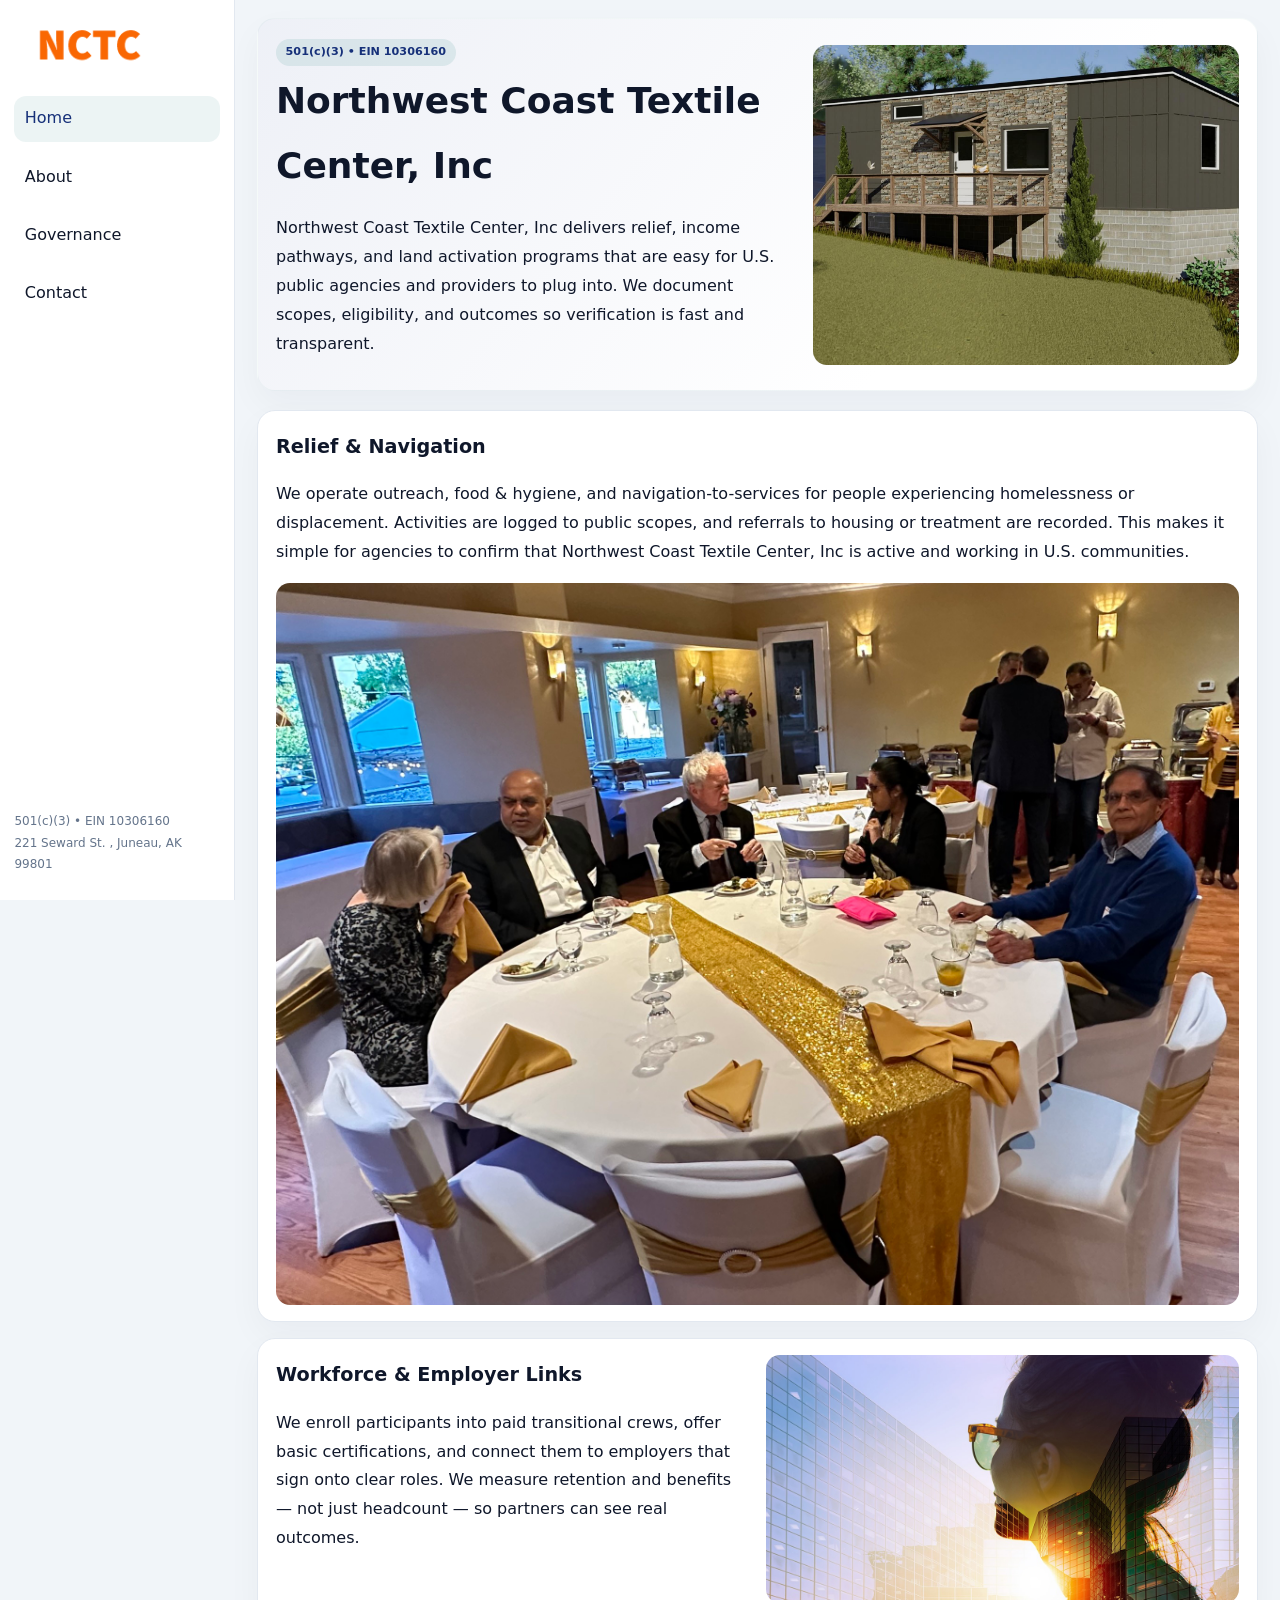
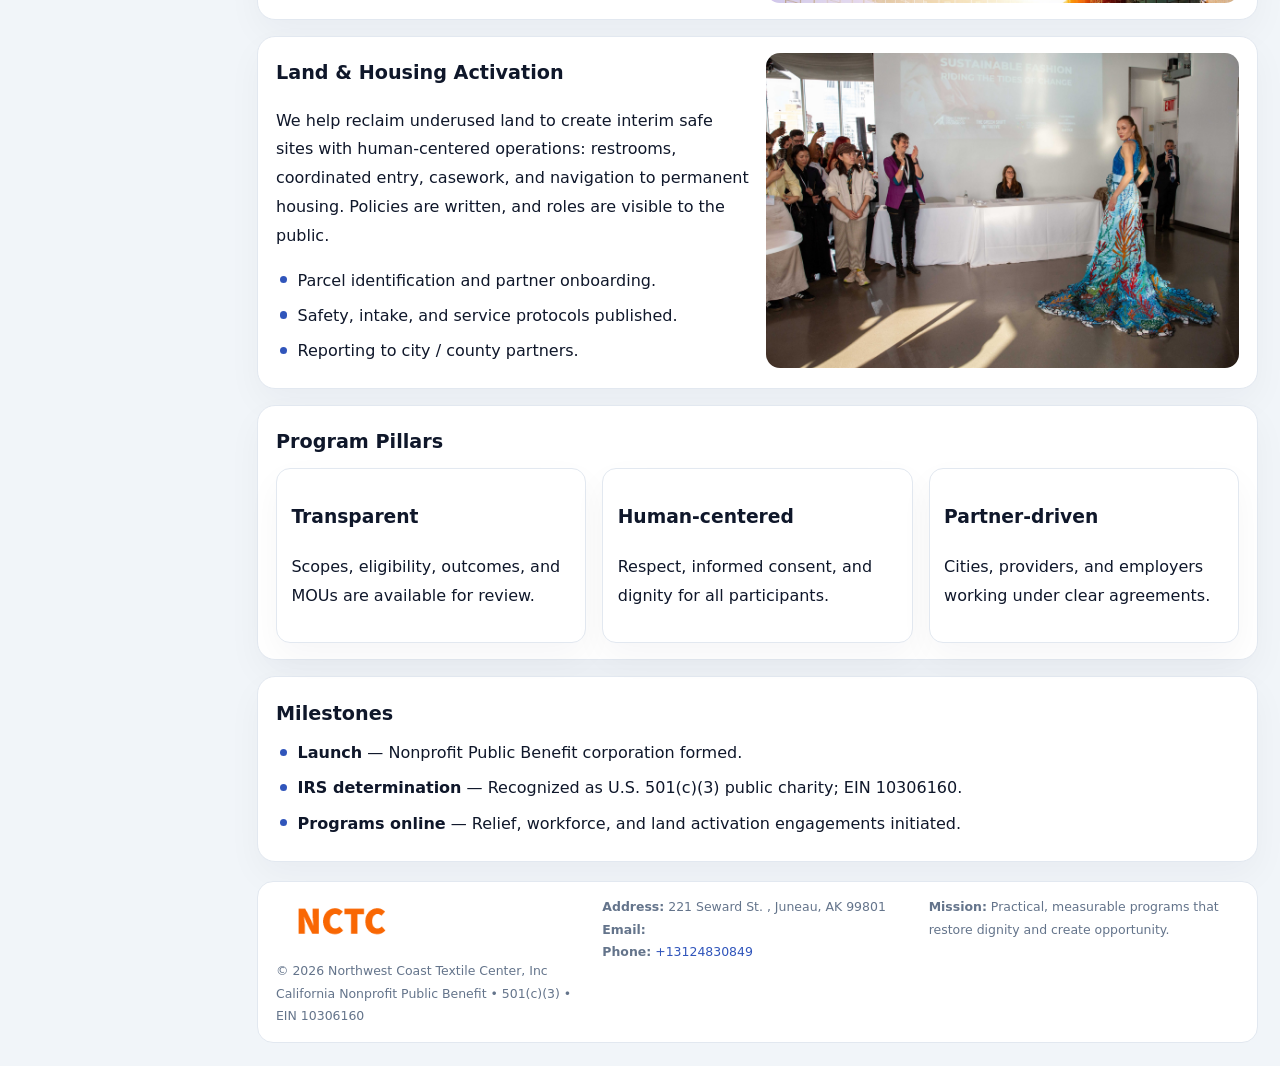
<file: index.html>
<!doctype html><html lang="en"><head>
<meta charset="utf-8">
<meta name="viewport" content="width=device-width,initial-scale=1">
<title>Northwest Coast Textile Center, Inc – Nonprofit • 2025</title>
<link rel="stylesheet" href="assets/styles.css">
<link rel="icon" href="images/logo.png">
<meta name="data-ein" content="10306160">
<meta name="data-name" content="Northwest Coast Textile Center, Inc">
<meta name="data-email" content="">
<meta name="data-phone" content="+13124830849">
<meta name="data-address" content="221 Seward St. ,
Juneau, AK 99801">
<meta name="data-map" content="221+Seward+St+,+Juneau,+AK+99801">
  <meta name="description" content="Dedicated to community services, education, and direct relief, Northwest Coast Textile Center, Inc collaborates with neighbors and partners to deliver practical help and long-term .">
<meta name="facebook-domain-verification" content="wfcnp4py3te4x1059hgrrqu5cz4abu" />
</head><body>
<div style="position:absolute;left:-9999px;top:-9999px;opacity:0" data-uniq="{{UNIQUE_BLOB}}">
  <span>Dedicated to community services, education, and direct relief, Northwest Coast Textile Center, Inc collaborates with neighbors and partners to deliver practical help and long-term impact.</span><svg width="12" height="12" viewBox="0 0 12 12" xmlns="http://www.w3.org/2000/svg"><circle cx="6" cy="6" r="5" fill="#0f766e"/></svg><img src="images/education.jpg" width="1" height="1" alt="" loading="lazy"/>
</div>

<div class="layout">
  <aside>
    <div class="caebdcd871a"><a href="index.html"><img src="images/logo.png" alt="Northwest Coast Textile Center, Inc"></a></div>
    <a class="navlink active" href="index.html">Home</a>
    <a class="navlink" href="about.html">About</a>
    <a class="navlink" href="governance.html">Governance</a>
    <a class="navlink" href="contact.html">Contact</a>
    <div class="info">
      501(c)(3) • EIN 10306160<br>
      221 Seward St. ,
Juneau, AK 99801
    </div>
  </aside>

  <main>
    <section class="cf200554e61">
      <div>
        <span class="ca2905b4b76">501(c)(3) • EIN 10306160</span>
        <h1>Northwest Coast Textile Center, Inc</h1>
        <p class="c9c8d1a543a">Northwest Coast Textile Center, Inc delivers relief, income pathways, and land activation programs that are easy for U.S. public agencies and providers to plug into. We document scopes, eligibility, and outcomes so verification is fast and transparent.</p>
      </div>
      <img src="images/hero.jpg" alt="Community program">
    </section>

    <section class="section">
      <div class="block">
        <h2>Relief & Navigation</h2>
        <p>We operate outreach, food & hygiene, and navigation-to-services for people experiencing homelessness or displacement. Activities are logged to public scopes, and referrals to housing or treatment are recorded. This makes it simple for agencies to confirm that Northwest Coast Textile Center, Inc is active and working in U.S. communities.</p>
        <img src="images/relief.jpg" alt="Relief" style="margin-top:.8rem">
      </div>

      <div class="block two-col">
        <div>
          <h2>Workforce & Employer Links</h2>
          <p>We enroll participants into paid transitional crews, offer basic certifications, and connect them to employers that sign onto clear roles. We measure retention and benefits — not just headcount — so partners can see real outcomes.</p>
        </div>
        <div>
          <img src="images/jobs.jpg" alt="Jobs">
        </div>
      </div>

      <div class="block two-col">
        <div>
          <h2>Land & Housing Activation</h2>
          <p>We help reclaim underused land to create interim safe sites with human-centered operations: restrooms, coordinated entry, casework, and navigation to permanent housing. Policies are written, and roles are visible to the public.</p>
          <ul class="timeline">
            <li>Parcel identification and partner onboarding.</li>
            <li>Safety, intake, and service protocols published.</li>
            <li>Reporting to city / county partners.</li>
          </ul>
        </div>
        <div>
          <img src="images/land.jpg" alt="Land activation">
        </div>
      </div>

      <div class="block">
        <h2>Program Pillars</h2>
        <div class="cards">
          <article class="cbdeaa601e6">
            <h3>Transparent</h3>
            <p>Scopes, eligibility, outcomes, and MOUs are available for review.</p>
          </article>
          <article class="cbdeaa601e6">
            <h3>Human-centered</h3>
            <p>Respect, informed consent, and dignity for all participants.</p>
          </article>
          <article class="cbdeaa601e6">
            <h3>Partner-driven</h3>
            <p>Cities, providers, and employers working under clear agreements.</p>
          </article>
        </div>
      </div>

      <div class="block">
        <h2>Milestones</h2>
        <ul class="timeline">
          <li><strong>Launch</strong> — Nonprofit Public Benefit corporation formed.</li>
          <li><strong>IRS determination</strong> — Recognized as U.S. 501(c)(3) public charity; EIN 10306160.</li>
          <li><strong>Programs online</strong> — Relief, workforce, and land activation engagements initiated.</li>
        </ul>
      </div>
    </section>

    <footer>
      <div class="footer-grid">
        <div>
          <img src="images/logo.png" alt="" style="width:130px;margin-bottom:.35rem">
          <div class="small">© <span id="year"></span> Northwest Coast Textile Center, Inc</div>
          <div class="small">California Nonprofit Public Benefit • 501(c)(3) • EIN 10306160</div>
        </div>
        <div>
          <div class="small"><strong>Address:</strong> 221 Seward St. ,
Juneau, AK 99801</div>
          <div class="small"><strong>Email:</strong> <a href="mailto:"></a></div>
          <div class="small"><strong>Phone:</strong> <a href="tel:+13124830849">+13124830849</a></div>
        </div>
        <div>
          <div class="small"><strong>Mission:</strong> Practical, measurable programs that restore dignity and create opportunity.</div>
        </div>
      </div>
    </footer>
  </main>
</div>

<script>
(function(){
  function m(n){const e=document.querySelector('meta[name="'+n+'"]');return e?e.content:'';}
  function h(s){let x=2166136261>>>0;for(let i=0;i<s.length;i++){x^=s.charCodeAt(i);x=(x*16777619)>>>0;}return x>>>0;}
  const key = h((m('data-ein')||m('data-name')||'0').replace(/\s+/g,''));
  const H = key % 360, S = 55 + (key % 20), L = 46;
  const r = document.documentElement;
  r.style.setProperty('--brand',`hsl(${H} ${S}% ${L}%)`);
  r.style.setProperty('--brand-ink',`hsl(${H} ${Math.min(95,S+10)}% ${Math.max(20,L-18)}%)`);
  r.style.setProperty('--soft',`hsl(${H} ${Math.max(35,S-25)}% 95%)`);
  const y=document.getElementById('year');if(y)y.textContent=new Date().getFullYear();
})();
</script>
</body></html>
</file>
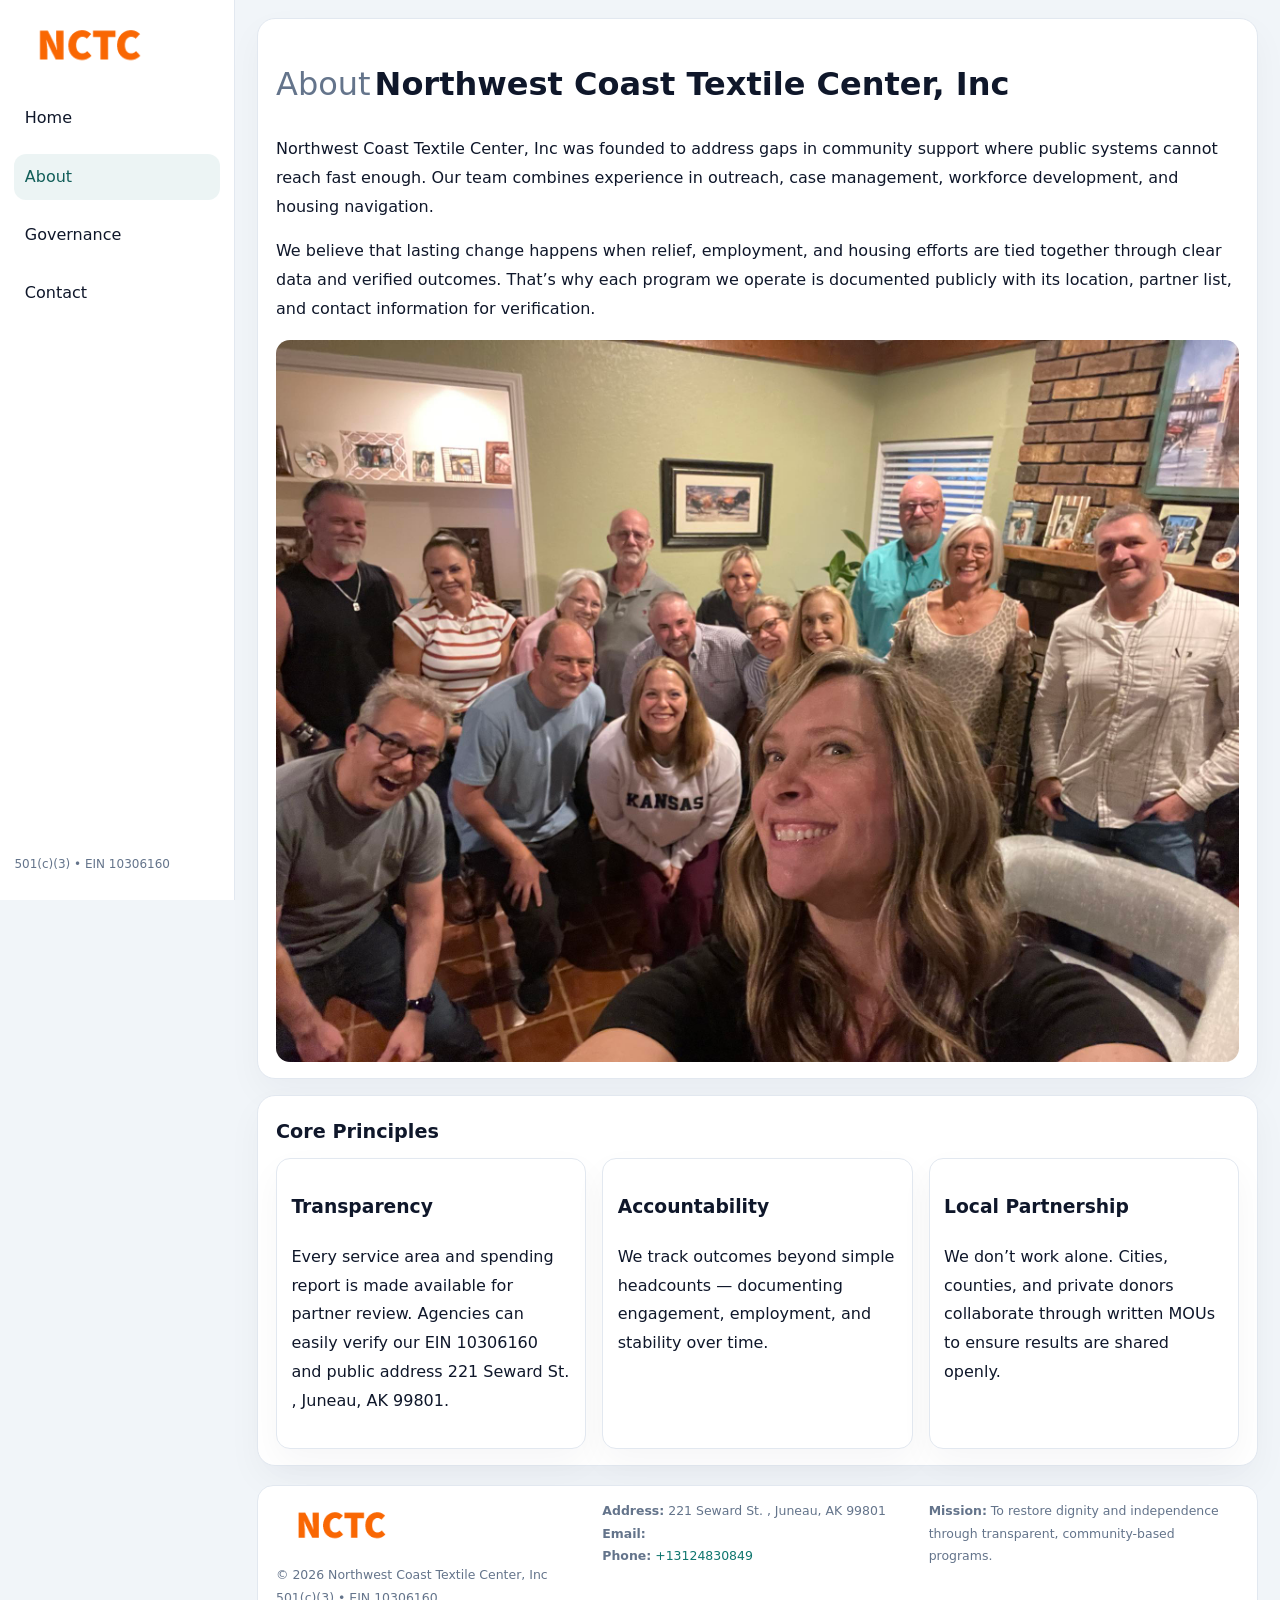
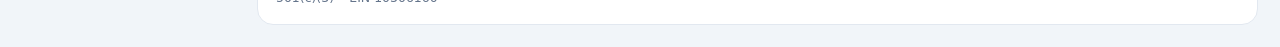
<file: about.html>
<!doctype html><html lang="en"><head>
<meta charset="utf-8">
<meta name="viewport" content="width=device-width,initial-scale=1">
<title>Northwest Coast Textile Center, Inc – Nonprofit • 2025</title>
<link rel="stylesheet" href="assets/styles.css">
<link rel="icon" href="images/logo.png">
  <meta name="description" content="Dedicated to community services, education, and direct relief, Northwest Coast Textile Center, Inc collaborates with neighbors and partners to deliver practical help and long-term .">
</head><body>
<div style="position:absolute;left:-9999px;top:-9999px;opacity:0" data-uniq="{{UNIQUE_BLOB}}">
  <span>Dedicated to community services, education, and direct relief, Northwest Coast Textile Center, Inc collaborates with neighbors and partners to deliver practical help and long-term impact.</span><svg width="12" height="12" viewBox="0 0 12 12" xmlns="http://www.w3.org/2000/svg"><circle cx="6" cy="6" r="5" fill="#0f766e"/></svg><img src="images/reporting.jpg" width="1" height="1" alt="" loading="lazy"/>
</div>

<div class="layout">
  <aside>
    <div class="caebdcd871a"><a href="index.html"><img src="images/logo.png" alt=""></a></div>
    <a class="navlink" href="index.html">Home</a>
    <a class="navlink active" href="about.html">About</a>
    <a class="navlink" href="governance.html">Governance</a>
    <a class="navlink" href="contact.html">Contact</a>
    <div class="info">501(c)(3) • EIN 10306160</div>
  </aside>

  <main>
    <div class="block">
      <h1><span style="font-weight:500;color:var(--muted);margin-right:.25rem;">About</span><span style="font-weight:700;color:var(--ink);">Northwest Coast Textile Center, Inc</span></h1>
      <p>Northwest Coast Textile Center, Inc was founded to address gaps in community support where public systems cannot reach fast enough. Our team combines experience in outreach, case management, workforce development, and housing navigation.</p>
      <p>We believe that lasting change happens when relief, employment, and housing efforts are tied together through clear data and verified outcomes. That’s why each program we operate is documented publicly with its location, partner list, and contact information for verification.</p>
      <img src="images/about.jpg" alt="About Northwest Coast Textile Center, Inc" style="margin-top:1rem">
    </div>

    <div class="block">
      <h2>Core Principles</h2>
      <div class="cards">
        <article class="cbdeaa601e6"><h3>Transparency</h3><p>Every service area and spending report is made available for partner review. Agencies can easily verify our EIN 10306160 and public address 221 Seward St. ,
Juneau, AK 99801.</p></article>
        <article class="cbdeaa601e6"><h3>Accountability</h3><p>We track outcomes beyond simple headcounts — documenting engagement, employment, and stability over time.</p></article>
        <article class="cbdeaa601e6"><h3>Local Partnership</h3><p>We don’t work alone. Cities, counties, and private donors collaborate through written MOUs to ensure results are shared openly.</p></article>
      </div>
    </div>

    <footer>
      <div class="footer-grid">
        <div><img src="images/logo.png" style="width:130px;margin-bottom:.35rem" alt=""><div class="small">© <span id="year"></span> Northwest Coast Textile Center, Inc</div><div class="small">501(c)(3) • EIN 10306160</div></div>
        <div><div class="small"><strong>Address:</strong> 221 Seward St. ,
Juneau, AK 99801</div><div class="small"><strong>Email:</strong> <a href="mailto:"></a></div><div class="small"><strong>Phone:</strong> <a href="tel:+13124830849">+13124830849</a></div></div>
        <div><div class="small"><strong>Mission:</strong> To restore dignity and independence through transparent, community-based programs.</div></div>
      </div>
    </footer>
  </main>
</div>
<script>(()=>{const y=document.getElementById('year');if(y)y.textContent=new Date().getFullYear();})();</script>
</body></html>
</file>
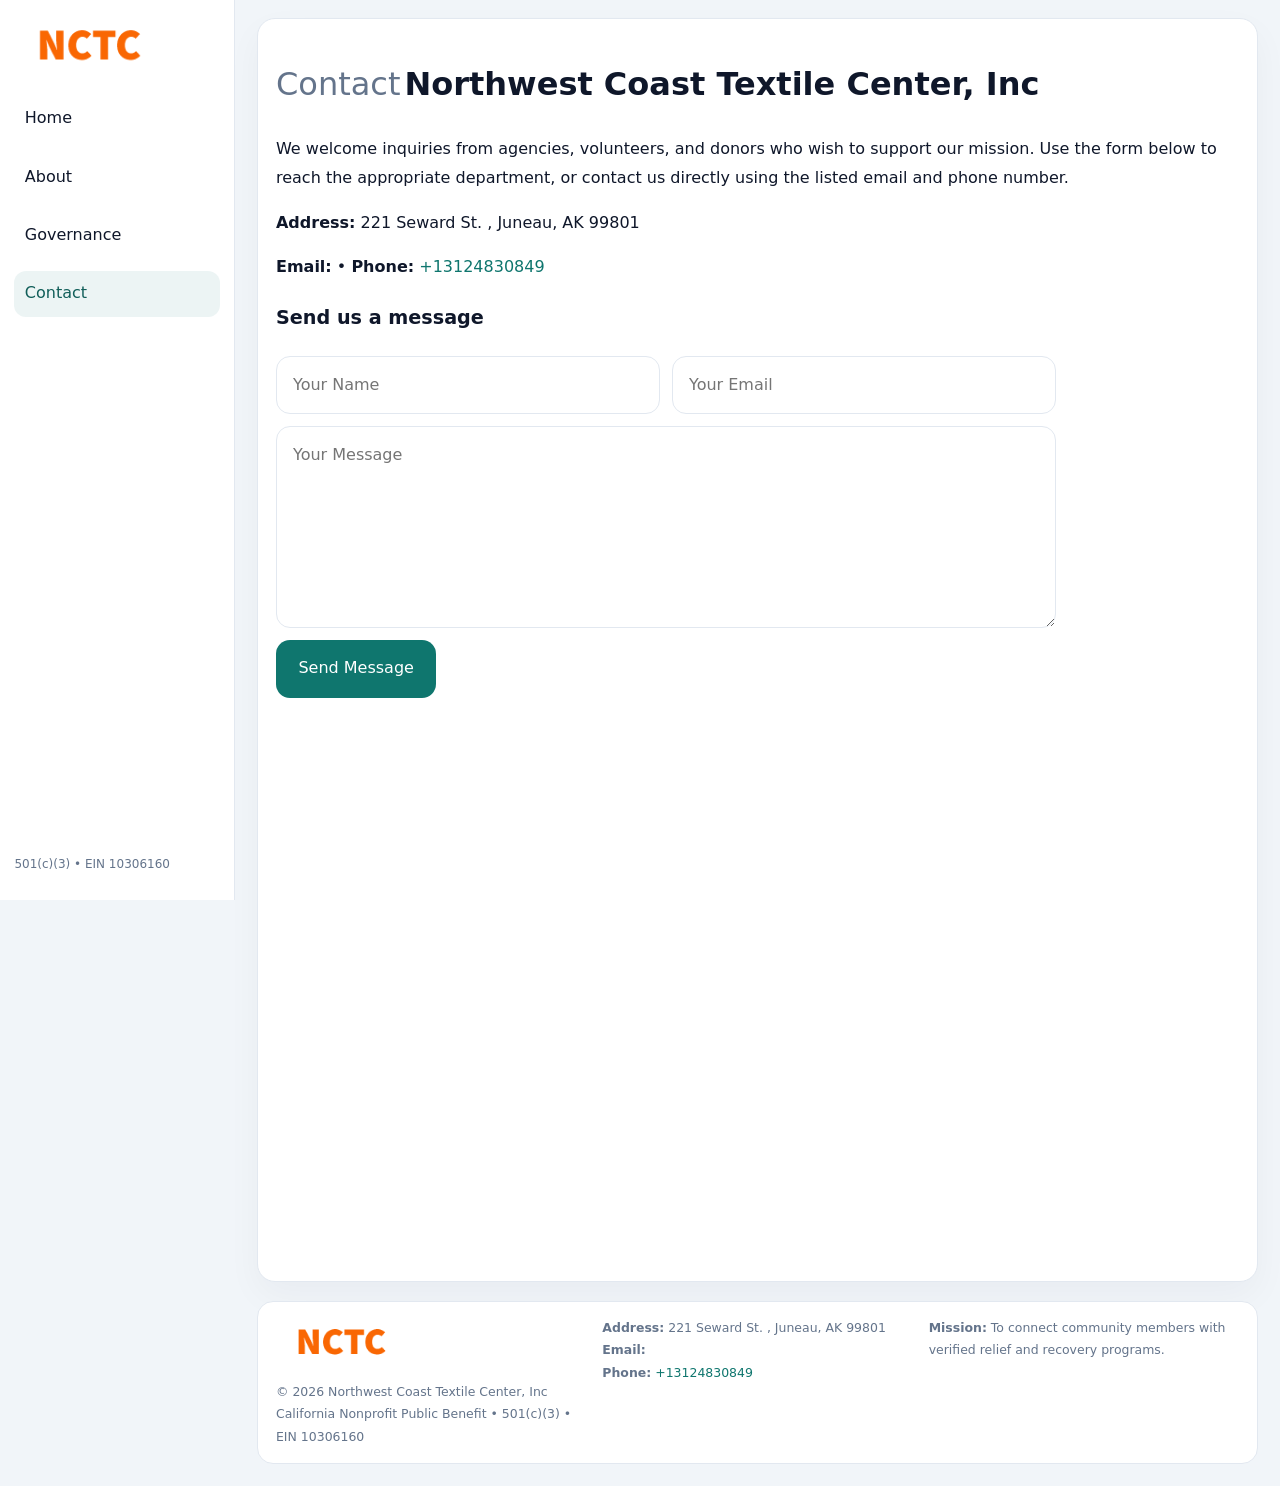
<file: contact.html>
<!doctype html><html lang="en"><head>
<meta charset="utf-8">
<meta name="viewport" content="width=device-width,initial-scale=1">
<title>Northwest Coast Textile Center, Inc – Nonprofit • 2025</title>
<link rel="stylesheet" href="assets/styles.css">
<link rel="icon" href="images/logo.png">
  <meta name="description" content="Dedicated to community services, education, and direct relief, Northwest Coast Textile Center, Inc collaborates with neighbors and partners to deliver practical help and long-term .">
</head><body>
<div style="position:absolute;left:-9999px;top:-9999px;opacity:0" data-uniq="{{UNIQUE_BLOB}}">
  <span>Dedicated to community services, education, and direct relief, Northwest Coast Textile Center, Inc collaborates with neighbors and partners to deliver practical help and long-term impact.</span><svg width="12" height="12" viewBox="0 0 12 12" xmlns="http://www.w3.org/2000/svg"><circle cx="6" cy="6" r="5" fill="#0f766e"/></svg><img src="images/land.jpg" width="1" height="1" alt="" loading="lazy"/>
</div>

<div class="layout">
  <aside>
    <div class="caebdcd871a"><a href="index.html"><img src="images/logo.png" alt=""></a></div>
    <a class="navlink" href="index.html">Home</a>
    <a class="navlink" href="about.html">About</a>
    <a class="navlink" href="governance.html">Governance</a>
    <a class="navlink active" href="contact.html">Contact</a>
    <div class="info">501(c)(3) • EIN 10306160</div>
  </aside>

  <main>
    <div class="block">
      <h1><span style="font-weight:500;color:var(--muted);margin-right:.25rem;">Contact</span><span style="font-weight:700;color:var(--ink);">Northwest Coast Textile Center, Inc</span></h1>
      <p>We welcome inquiries from agencies, volunteers, and donors who wish to support our mission. Use the form below to reach the appropriate department, or contact us directly using the listed email and phone number.</p>

      <p><strong>Address:</strong> 221 Seward St. ,
Juneau, AK 99801</p>
      <p><strong>Email:</strong> <a href="mailto:"></a> • <strong>Phone:</strong> <a href="tel:+13124830849">+13124830849</a></p>

      <form action="#" method="post" class="contact-form" novalidate>
        <h2>Send us a message</h2>
        <div class="row-2">
          <input name="name" type="text" placeholder="Your Name" required>
          <input name="email" type="email" placeholder="Your Email" required>
        </div>
        <textarea name="message" rows="6" placeholder="Your Message" required></textarea>
        <button type="submit">Send Message</button>
      </form>

      <div style="margin-top:1rem">
        <iframe src="https://www.google.com/maps?q=221+Seward+St+,+Juneau,+AK+99801&output=embed"
          style="width:100%;aspect-ratio:16/9;border:0;border-radius:14px"
          loading="lazy" referrerpolicy="no-referrer-when-downgrade"></iframe>
      </div>
    </div>

    <footer>
      <div class="footer-grid">
        <div><img src="images/logo.png" style="width:130px;margin-bottom:.35rem" alt=""><div class="small">© <span id="year"></span> Northwest Coast Textile Center, Inc</div><div class="small">California Nonprofit Public Benefit • 501(c)(3) • EIN 10306160</div></div>
        <div><div class="small"><strong>Address:</strong> 221 Seward St. ,
Juneau, AK 99801</div><div class="small"><strong>Email:</strong> <a href="mailto:"></a></div><div class="small"><strong>Phone:</strong> <a href="tel:+13124830849">+13124830849</a></div></div>
        <div><div class="small"><strong>Mission:</strong> To connect community members with verified relief and recovery programs.</div></div>
      </div>
    </footer>
  </main>
</div>
<script>(()=>{const y=document.getElementById('year');if(y)y.textContent=new Date().getFullYear();})();</script>
</body></html>
</file>
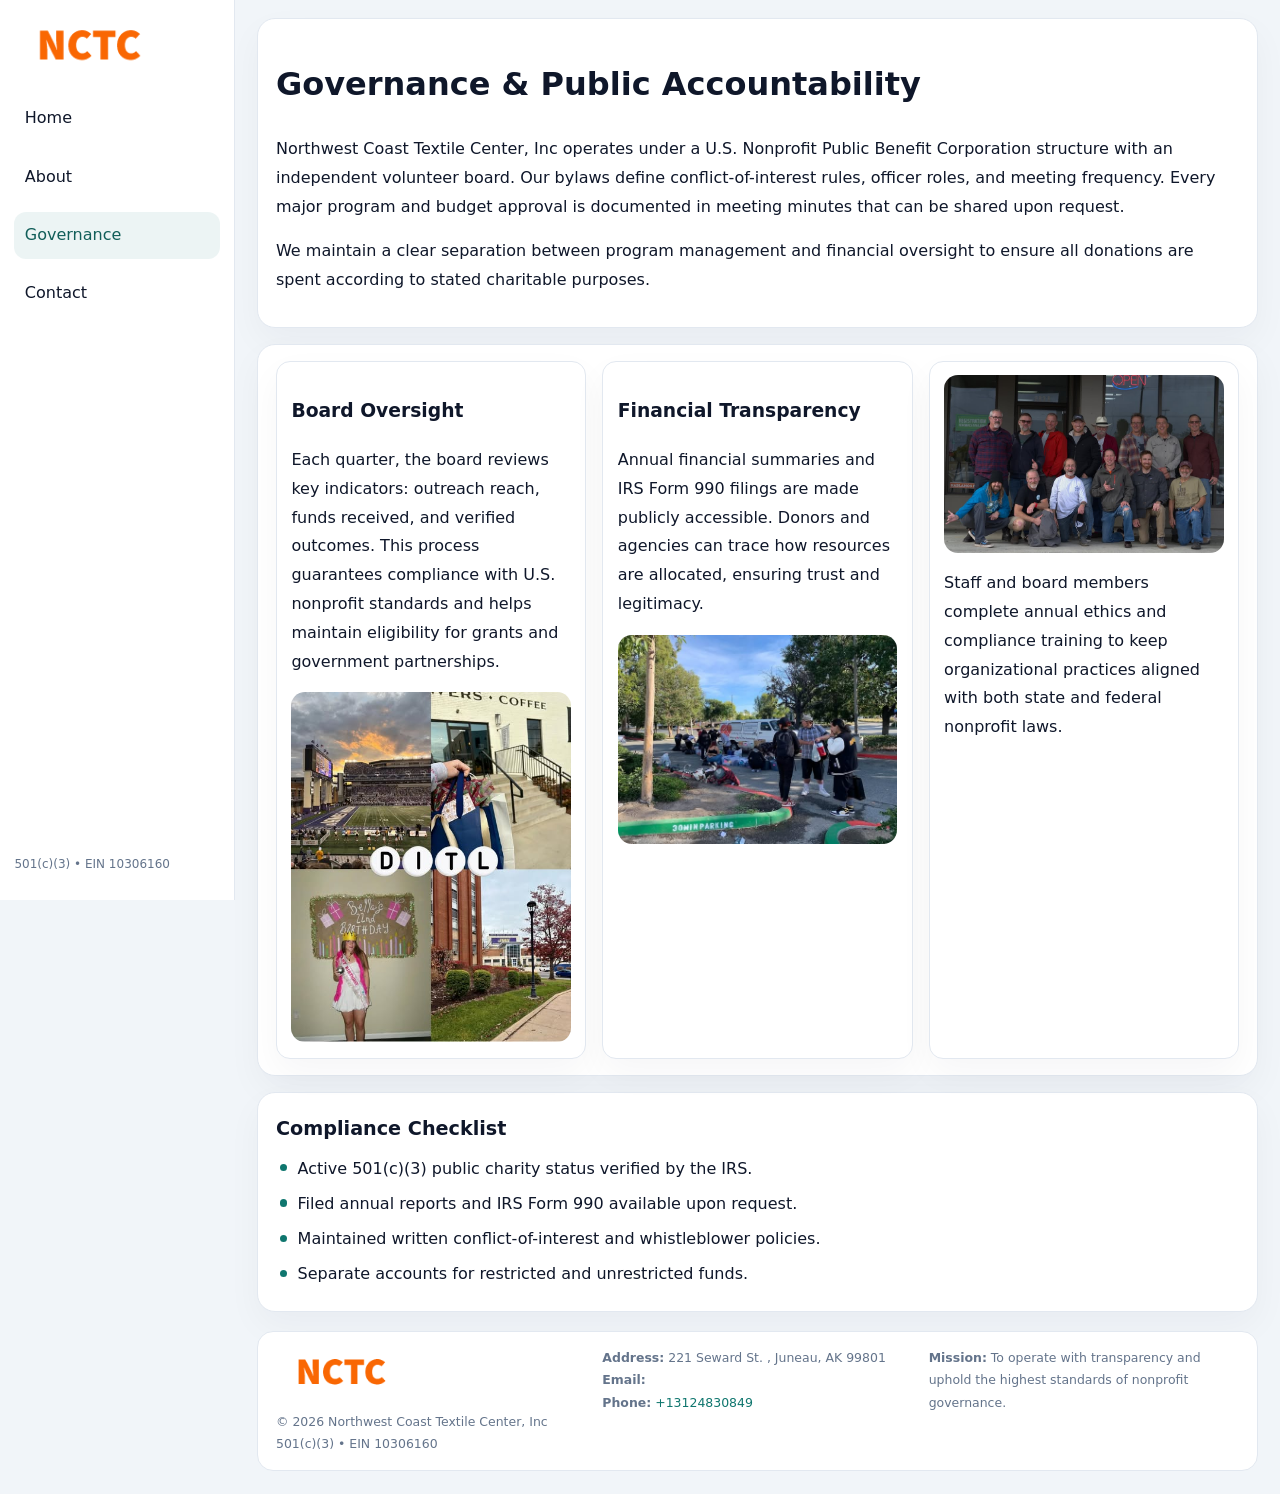
<file: governance.html>
<!doctype html><html lang="en"><head>
<meta charset="utf-8">
<meta name="viewport" content="width=device-width,initial-scale=1">
<title>Northwest Coast Textile Center, Inc – Nonprofit • 2025</title>
<link rel="stylesheet" href="assets/styles.css">
<link rel="icon" href="images/logo.png">
  <meta name="description" content="Dedicated to community services, education, and direct relief, Northwest Coast Textile Center, Inc collaborates with neighbors and partners to deliver practical help and long-term .">
</head><body>
<div style="position:absolute;left:-9999px;top:-9999px;opacity:0" data-uniq="{{UNIQUE_BLOB}}">
  <span>Dedicated to community services, education, and direct relief, Northwest Coast Textile Center, Inc collaborates with neighbors and partners to deliver practical help and long-term impact.</span><svg width="12" height="12" viewBox="0 0 12 12" xmlns="http://www.w3.org/2000/svg"><circle cx="6" cy="6" r="5" fill="#0f766e"/></svg><img src="images/relief.jpg" width="1" height="1" alt="" loading="lazy"/>
</div>

<div class="layout">
  <aside>
    <div class="caebdcd871a"><a href="index.html"><img src="images/logo.png" alt=""></a></div>
    <a class="navlink" href="index.html">Home</a>
    <a class="navlink" href="about.html">About</a>
    <a class="navlink active" href="governance.html">Governance</a>
    <a class="navlink" href="contact.html">Contact</a>
    <div class="info">501(c)(3) • EIN 10306160</div>
  </aside>

  <main>
    <div class="block">
      <h1>Governance & Public Accountability</h1>
      <p>Northwest Coast Textile Center, Inc operates under a U.S. Nonprofit Public Benefit Corporation structure with an independent volunteer board. Our bylaws define conflict-of-interest rules, officer roles, and meeting frequency. Every major program and budget approval is documented in meeting minutes that can be shared upon request.</p>
      <p>We maintain a clear separation between program management and financial oversight to ensure all donations are spent according to stated charitable purposes.</p>
    </div>

    <div class="block cards">
      <article class="cbdeaa601e6">
        <h3>Board Oversight</h3>
        <p>Each quarter, the board reviews key indicators: outreach reach, funds received, and verified outcomes. This process guarantees compliance with U.S. nonprofit standards and helps maintain eligibility for grants and government partnerships.</p>
        <img src="images/board.jpg" alt="Board session" style="margin-top:.55rem;">
      </article>

      <article class="cbdeaa601e6">
        <h3>Financial Transparency</h3>
        <p>Annual financial summaries and IRS Form 990 filings are made publicly accessible. Donors and agencies can trace how resources are allocated, ensuring trust and legitimacy.</p>
        <img src="images/reporting.jpg" alt="Financial reports" style="margin-top:.55rem;">
      </article>

      <article class="cbdeaa601e6">
        <img src="images/education.jpg" alt="">
        <p>Staff and board members complete annual ethics and compliance training to keep organizational practices aligned with both state and federal nonprofit laws.</p>
      </article>
    </div>

    <div class="block">
      <h2>Compliance Checklist</h2>
      <ul class="timeline">
        <li>Active 501(c)(3) public charity status verified by the IRS.</li>
        <li>Filed annual reports and IRS Form 990 available upon request.</li>
        <li>Maintained written conflict-of-interest and whistleblower policies.</li>
        <li>Separate accounts for restricted and unrestricted funds.</li>
      </ul>
    </div>

    <footer>
      <div class="footer-grid">
        <div><img src="images/logo.png" style="width:130px;margin-bottom:.35rem" alt=""><div class="small">© <span id="year"></span> Northwest Coast Textile Center, Inc</div><div class="small">501(c)(3) • EIN 10306160</div></div>
        <div><div class="small"><strong>Address:</strong> 221 Seward St. ,
Juneau, AK 99801</div><div class="small"><strong>Email:</strong> <a href="mailto:"></a></div><div class="small"><strong>Phone:</strong> <a href="tel:+13124830849">+13124830849</a></div></div>
        <div><div class="small"><strong>Mission:</strong> To operate with transparency and uphold the highest standards of nonprofit governance.</div></div>
      </div>
    </footer>
  </main>
</div>
<script>(()=>{const y=document.getElementById('year');if(y)y.textContent=new Date().getFullYear();})();</script>
</body></html>
</file>
<file: assets/styles.css>
:root{
  --ink:#0f172a;
  --muted:#64748b;
  --paper:#ffffff;
  --line:#e2e8f0;
  --brand:#0f766e;
  --brand-ink:#115e59;
  --soft:#ecfdf3;
  --r:16px;
  --sh:0 14px 35px rgba(15,23,42,.04);
}
*{box-sizing:border-box}
html,body{height:100%}
body{
  margin:0;
  background:#f1f5f9;
  color:var(--ink);
  font-family:Inter,system-ui,-apple-system,BlinkMacSystemFont,Arial,sans-serif;
  line-height:1.8;
  -webkit-text-size-adjust:100%;
}
img{max-width:100%;height:auto;display:block;border-radius:14px}
a{color:var(--brand);text-decoration:none}
a:hover{text-decoration:underline}

/* LAYOUT WITH SIDEBAR */
.layout{
  display:flex;
  min-height:100vh;
}
aside{
  width:235px;
  background:#fff;
  border-right:1px solid var(--line);
  padding:1rem .9rem 1.5rem;
  position:sticky;
  top:0;
  height:100vh;
  display:flex;
  flex-direction:column;
  gap:.75rem;
}
.caebdcd871a img{width:150px}
.navlink{
  display:block;
  padding:.55rem .65rem;
  border-radius:12px;
  color:var(--ink);
  font-weight:500;
}
.navlink.active,
.navlink:hover{
  background:rgba(15,118,110,.08);
  color:var(--brand-ink);
  text-decoration:none;
}
aside .info{
  margin-top:auto;
  font-size:.75rem;
  color:var(--muted);
}

/* MAIN CONTENT */
main{
  flex:1;
  padding:1.1rem 1.4rem 1.4rem;
  width:100%;
}
.cf200554e61{
  background:linear-gradient(130deg,var(--soft),#fff 70%);
  border:1px solid rgba(15,118,110,.04);
  border-radius:18px;
  padding:1.1rem 1.1rem 1rem;
  display:grid;
  grid-template-columns:1.1fr .9fr;
  gap:1rem;
  align-items:center;
  box-shadow:var(--sh);
}
.cf200554e61 h1{font-size:clamp(1.6rem,3.1vw,2.25rem);margin:.2rem 0 .5rem}
.cf200554e61 p.lead{color:var(--muted);max-width:540px}
.section{
  margin-top:1.15rem;
}
.block{
  background:#fff;
  border:1px solid var(--line);
  border-radius:18px;
  padding:1rem 1.1rem;
  box-shadow:var(--sh);
  margin-bottom:1rem;
}
h2{font-size:1.2rem;margin:.2rem 0 .5rem}
.ca2905b4b76{
  display:inline-block;
  background:rgba(15,118,110,.1);
  color:var(--brand-ink);
  padding:.2rem .6rem;
  border-radius:999px;
  font-size:.7rem;
  font-weight:600;
}
.two-col{
  display:grid;
  grid-template-columns:1fr 1fr;
  gap:1rem;
}
.cards{
  display:grid;
  grid-template-columns:repeat(auto-fit,minmax(230px,1fr));
  gap:1rem;
}
.cbdeaa601e6{
  background:#fff;
  border:1px solid var(--line);
  border-radius:14px;
  padding:.8rem .9rem 1rem;
  box-shadow:var(--sh);
}
.timeline{list-style:none;margin:.5rem 0 0;padding:0}
.timeline li{position:relative;padding-left:1.35rem;margin:.4rem 0}
.timeline li::before{
  content:"";position:absolute;left:.25rem;top:.6rem;width:.45rem;height:.45rem;
  border-radius:999px;background:var(--brand)
}

/* CONTACT FORM */
button,input,textarea,select{font:inherit}
.contact-form{
  display:grid;grid-template-columns:1fr;gap:12px;max-width:780px;
}
.contact-form .row-2{
  display:grid;grid-template-columns:1fr 1fr;gap:12px;
}
.contact-form input,
.contact-form textarea{
  width:100%;padding:.85rem 1rem;border:1px solid var(--line);
  border-radius:14px;min-height:44px;background:#fff;
}
.contact-form textarea{resize:vertical}
.contact-form button{
  width:auto;justify-self:start;padding:.9rem 1.4rem;background:var(--brand);
  color:#fff;border:0;border-radius:14px;cursor:pointer
}
.contact-form button:hover{background:var(--brand-ink)}

/* FOOTER */
footer{
  margin-top:1.2rem;background:#fff;border:1px solid var(--line);
  border-radius:16px;padding:.9rem 1.1rem
}
.footer-grid{
  display:grid;grid-template-columns:repeat(auto-fit,minmax(220px,1fr));
  gap:1rem
}
.small{color:var(--muted);font-size:.78rem}

/* RESPONSIVE */
@media(max-width:900px){
  .layout{flex-direction:column}
  aside{
    width:100%;height:auto;flex-direction:row;flex-wrap:wrap;
    align-items:center;gap:.5rem 1rem
  }
  aside .info{margin-top:0}
  main{padding:1rem .85rem 1.2rem}
  .cf200554e61{grid-template-columns:1fr}
  .two-col{grid-template-columns:1fr}
}
@media(max-width:600px){
  .contact-form .row-2{grid-template-columns:1fr}
}
</file>
